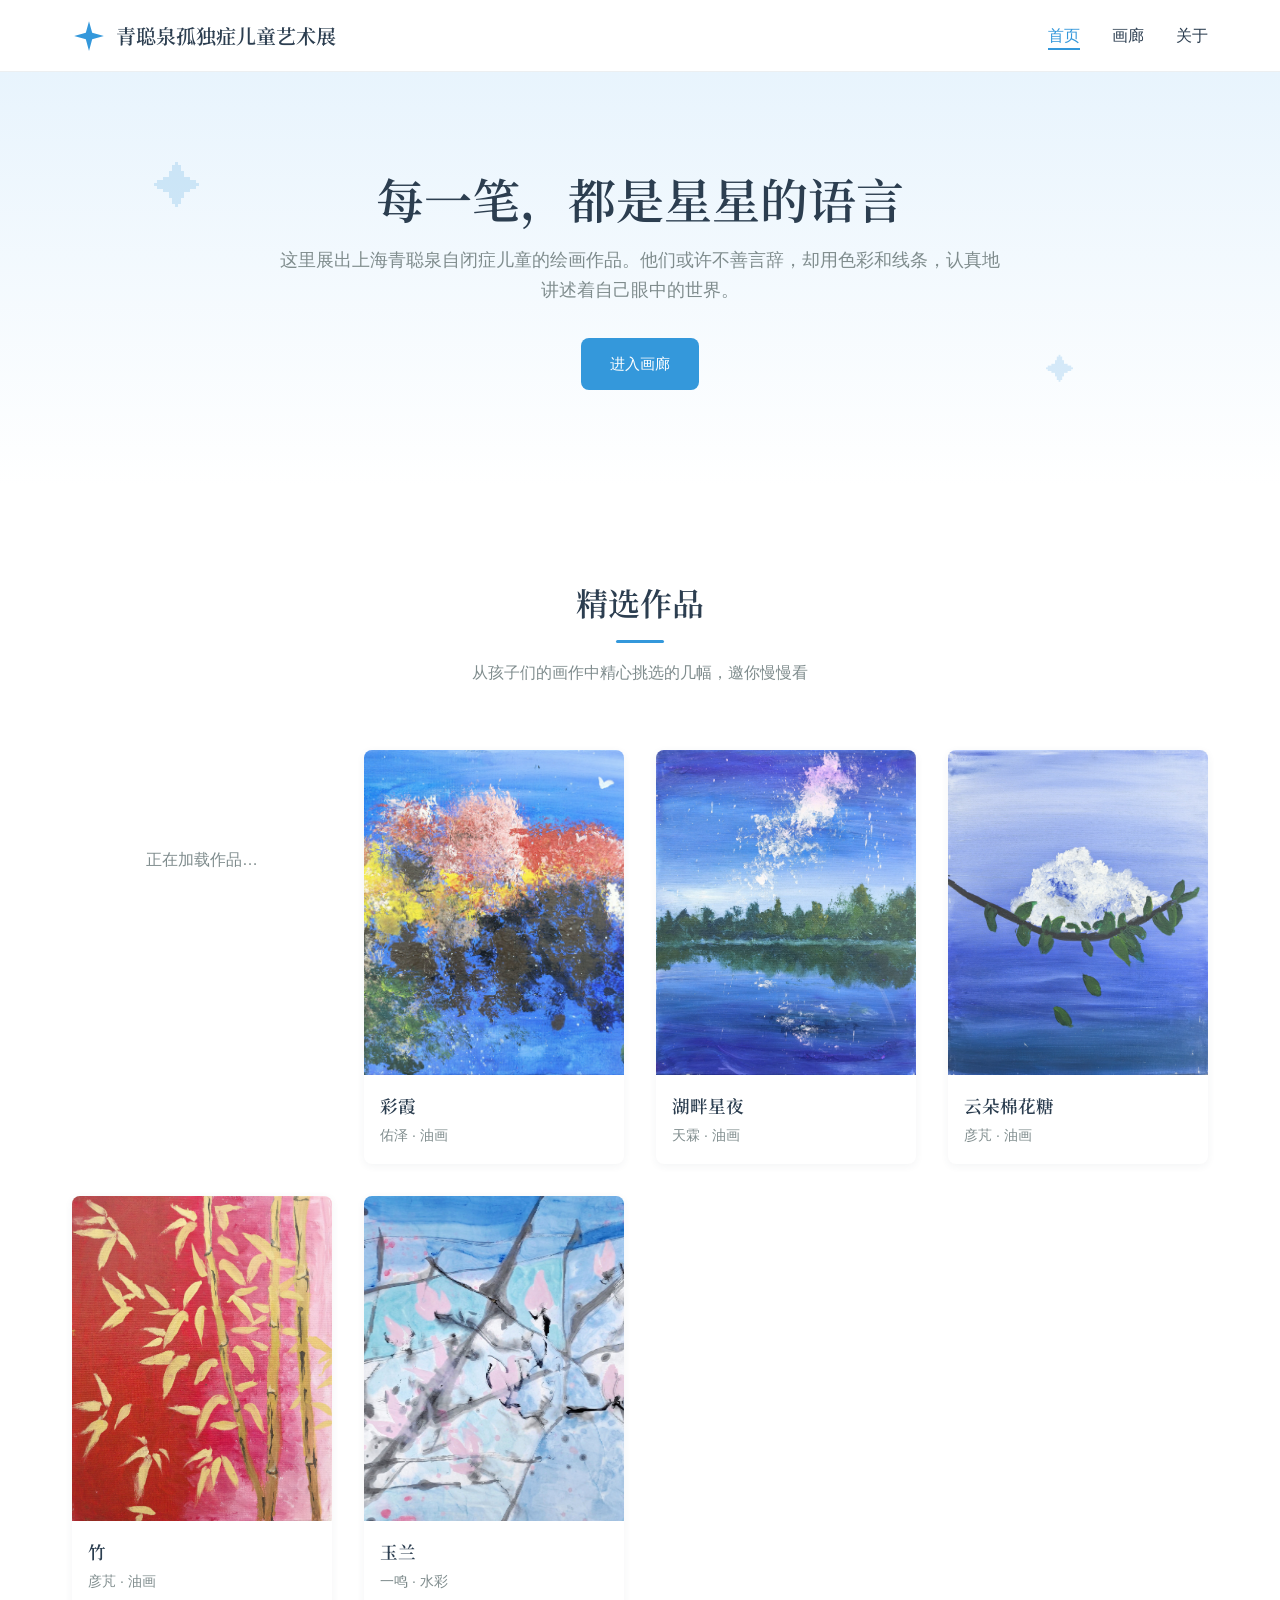
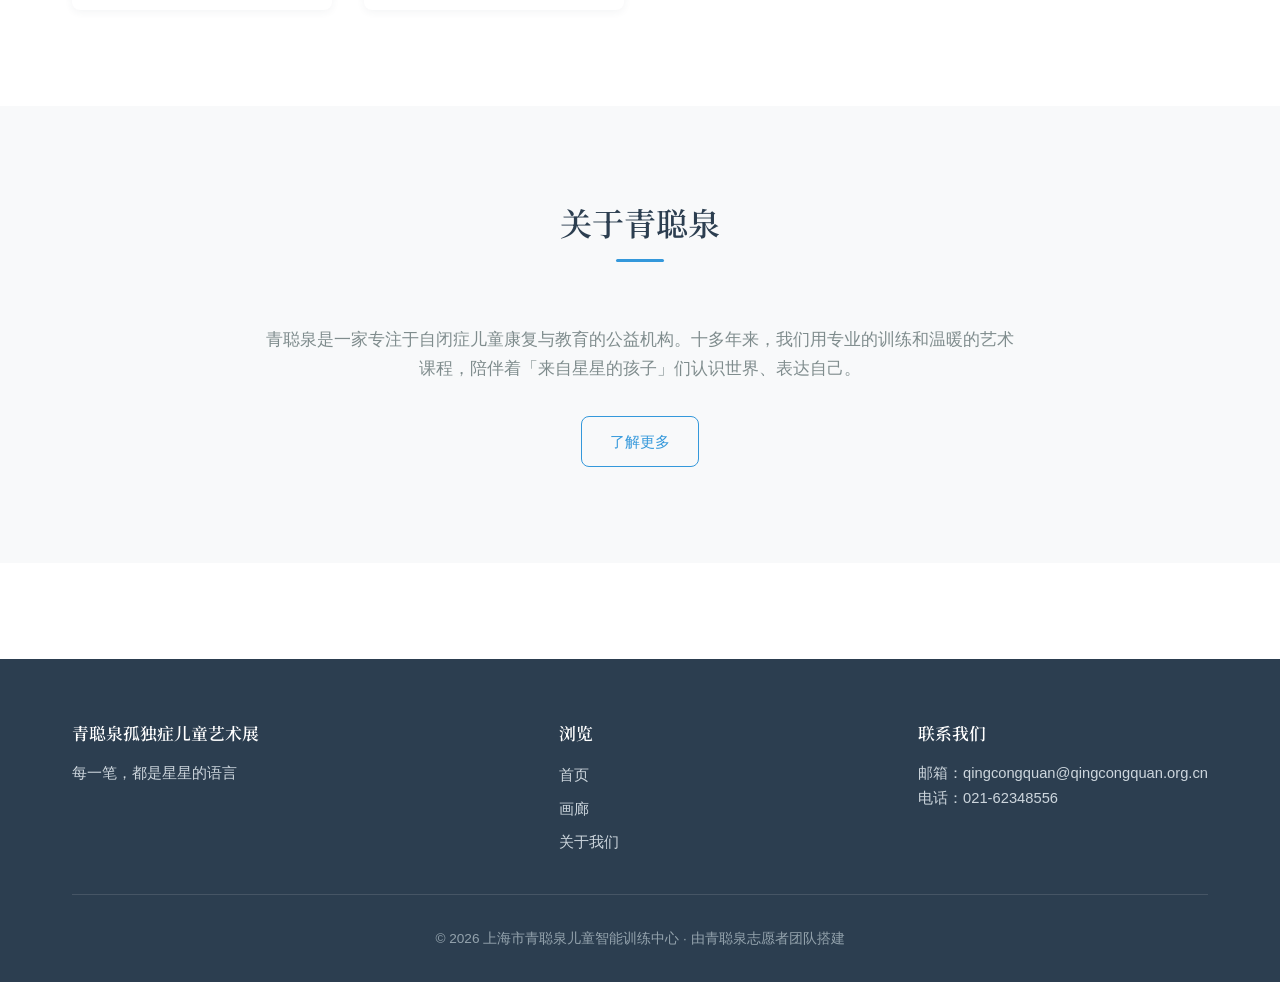
<file: index.html>
<!DOCTYPE html>
<html lang="zh-CN">
<head>
  <meta charset="UTF-8">
  <meta name="viewport" content="width=device-width, initial-scale=1.0">
  <title>青聪泉画作展 —— 每一笔，都是星星的语言</title>
  <meta name="description" content="青聪泉画作展，展示上海青聪泉自闭症儿童的绘画艺术作品。每一幅画，都是孩子们想对世界说的话。">

  <!-- 衬线标题字体 -->
  <link rel="preconnect" href="https://fonts.googleapis.com">
  <link rel="preconnect" href="https://fonts.gstatic.com" crossorigin>
  <link href="https://fonts.googleapis.com/css2?family=Noto+Serif+SC:wght@500;600;700&display=swap" rel="stylesheet">
  <link rel="stylesheet" href="css/style.css">
</head>
<body>

  <!-- ========== 导航栏 ========== -->
  <nav class="site-nav">
    <div class="container">
      <a class="nav-logo" href="index.html">
        <svg class="logo-mark" viewBox="0 0 32 32" xmlns="http://www.w3.org/2000/svg" aria-hidden="true">
          <path d="M16 2 19 13 30 16 19 19 16 30 13 19 2 16 13 13Z" fill="#3498DB"/>
        </svg>
        <span data-site-text="name">青聪泉画作展</span>
      </a>
      <button class="nav-toggle" aria-label="打开导航菜单" aria-expanded="false">
        <span></span><span></span><span></span>
      </button>
      <ul class="nav-links">
        <li><a href="index.html" class="is-active">首页</a></li>
        <li><a href="gallery.html">画廊</a></li>
        <li><a href="about.html">关于</a></li>
      </ul>
    </div>
  </nav>

  <main>
    <!-- ========== Hero 区域 ========== -->
    <header class="hero">
      <div class="hero-inner">
        <h1 class="reveal" data-site-text="slogan">每一笔，都是星星的语言</h1>
        <p class="lead reveal">这里展出上海青聪泉自闭症儿童的绘画作品。他们或许不善言辞，却用色彩和线条，认真地讲述着自己眼中的世界。</p>
        <div class="reveal">
          <a class="btn btn--primary" href="gallery.html">进入画廊</a>
        </div>
      </div>
    </header>

    <!-- ========== 精选作品 ========== -->
    <section class="section">
      <div class="container">
        <div class="section-head">
          <h2>精选作品</h2>
          <p>从孩子们的画作中精心挑选的几幅，邀你慢慢看</p>
        </div>
        <!-- 画作卡片由 main.js 动态填充 -->
        <div class="card-grid" id="featured-grid">
          <p class="state-msg">正在加载作品…</p>
        </div>
      </div>
    </section>

    <!-- ========== 机构简介 ========== -->
    <section class="section section--alt">
      <div class="container">
        <div class="intro-block">
          <div class="section-head">
            <h2>关于青聪泉</h2>
          </div>
          <p>青聪泉是一家专注于自闭症儿童康复与教育的公益机构。十多年来，我们用专业的训练和温暖的艺术课程，陪伴着「来自星星的孩子」们认识世界、表达自己。</p>
          <a class="btn btn--ghost" href="about.html">了解更多</a>
        </div>
      </div>
    </section>
  </main>

  <!-- ========== 页脚 ========== -->
  <footer class="site-footer">
    <div class="container">
      <div class="footer-grid">
        <div class="footer-col">
          <h3 data-site-text="name">青聪泉画作展</h3>
          <p data-site-text="slogan">每一笔，都是星星的语言</p>
        </div>
        <div class="footer-col">
          <h3>浏览</h3>
          <ul class="footer-links">
            <li><a href="index.html">首页</a></li>
            <li><a href="gallery.html">画廊</a></li>
            <li><a href="about.html">关于我们</a></li>
          </ul>
        </div>
        <div class="footer-col">
          <h3>联系我们</h3>
          <p>邮箱：<a href="mailto:info@qcq.org.cn" data-site-text="contact.email" data-site-mailto="contact.email">info@qcq.org.cn</a></p>
          <p>电话：<span data-site-text="contact.phone">021-5888-XXXX</span></p>
        </div>
      </div>
      <div class="footer-bottom">
        <p>© 2026 上海市青聪泉儿童智能训练中心 · 由青聪泉志愿者团队搭建</p>
      </div>
    </div>
  </footer>

  <script src="js/main.js"></script>

  <!-- Netlify Identity：让老师通过邀请邮件登录管理后台 -->
  <script src="https://identity.netlify.com/v1/netlify-identity-widget.js"></script>
  <script>
    // 老师点击邀请/找回密码邮件里的链接时，登录成功后自动跳转到后台
    if (window.netlifyIdentity) {
      window.netlifyIdentity.on('init', function (user) {
        if (!user) {
          window.netlifyIdentity.on('login', function () {
            document.location.href = '/admin/';
          });
        }
      });
    }
  </script>
</body>
</html>
</file>
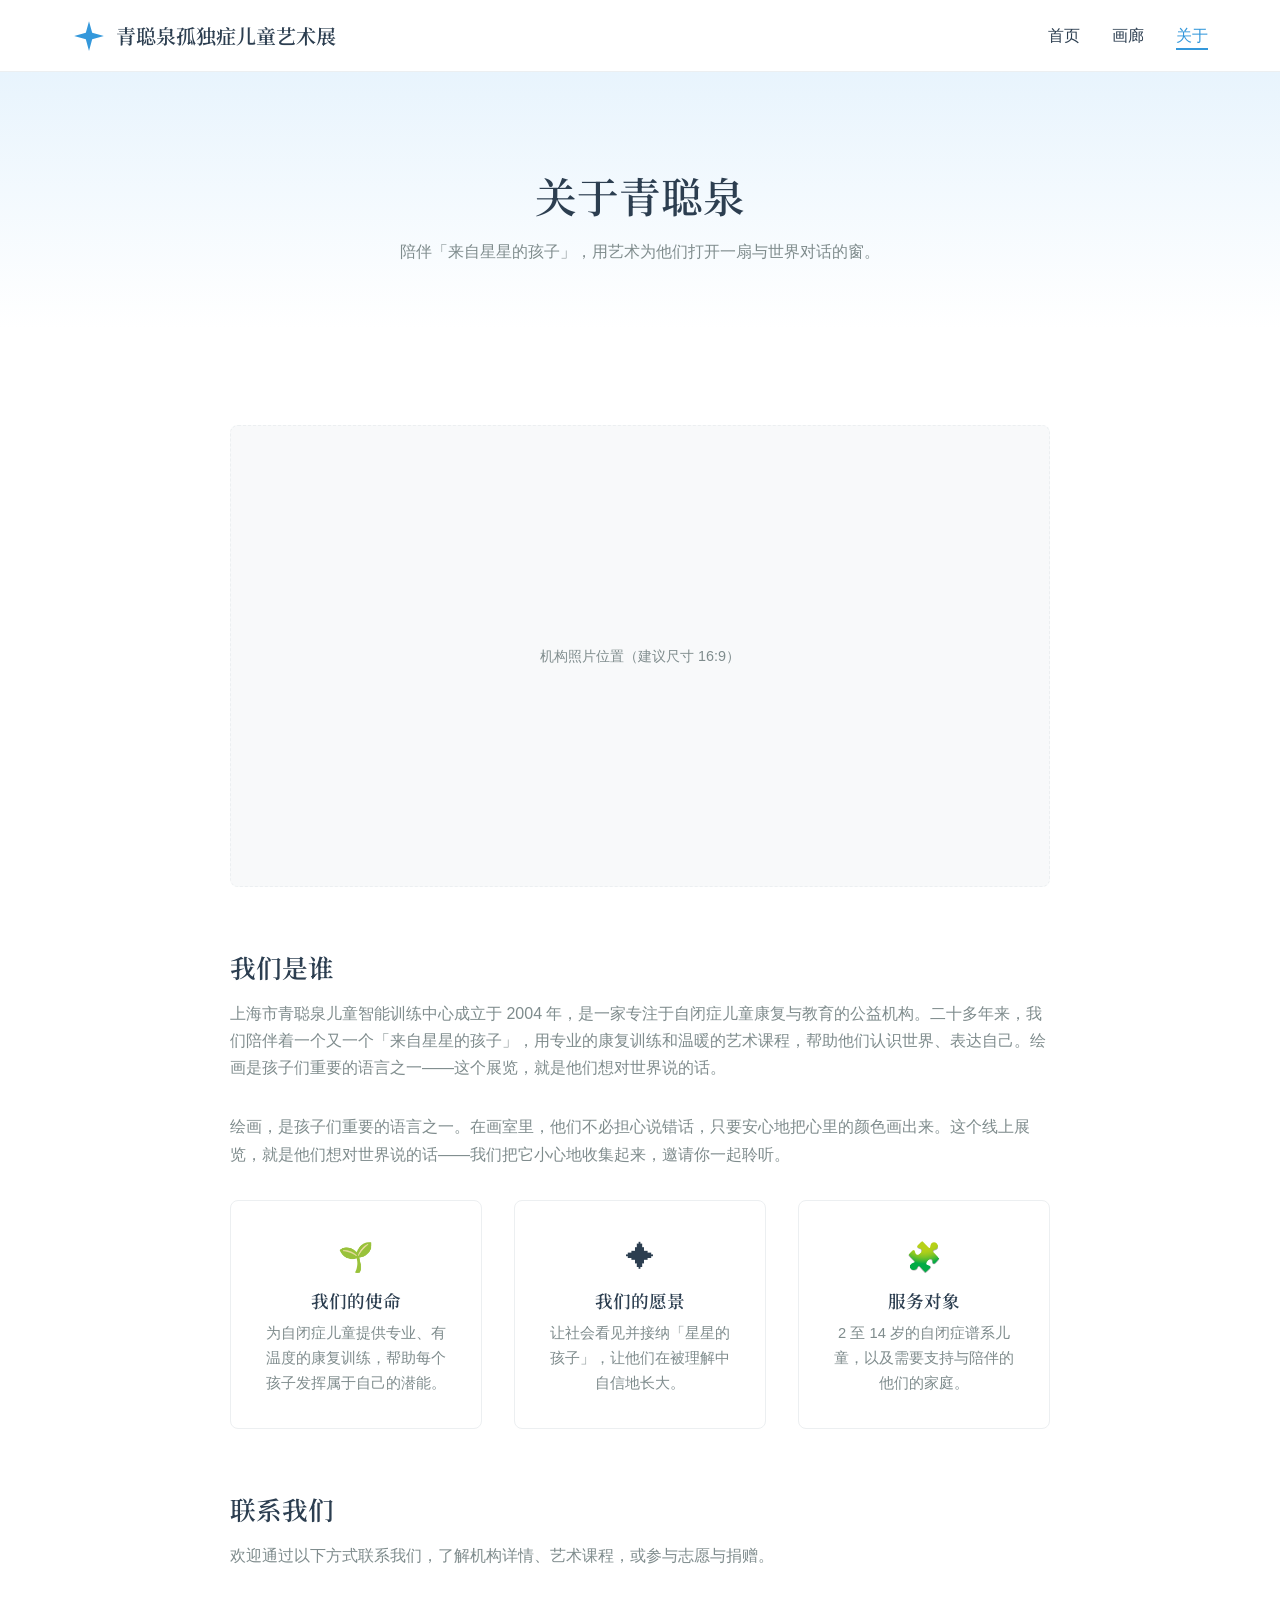
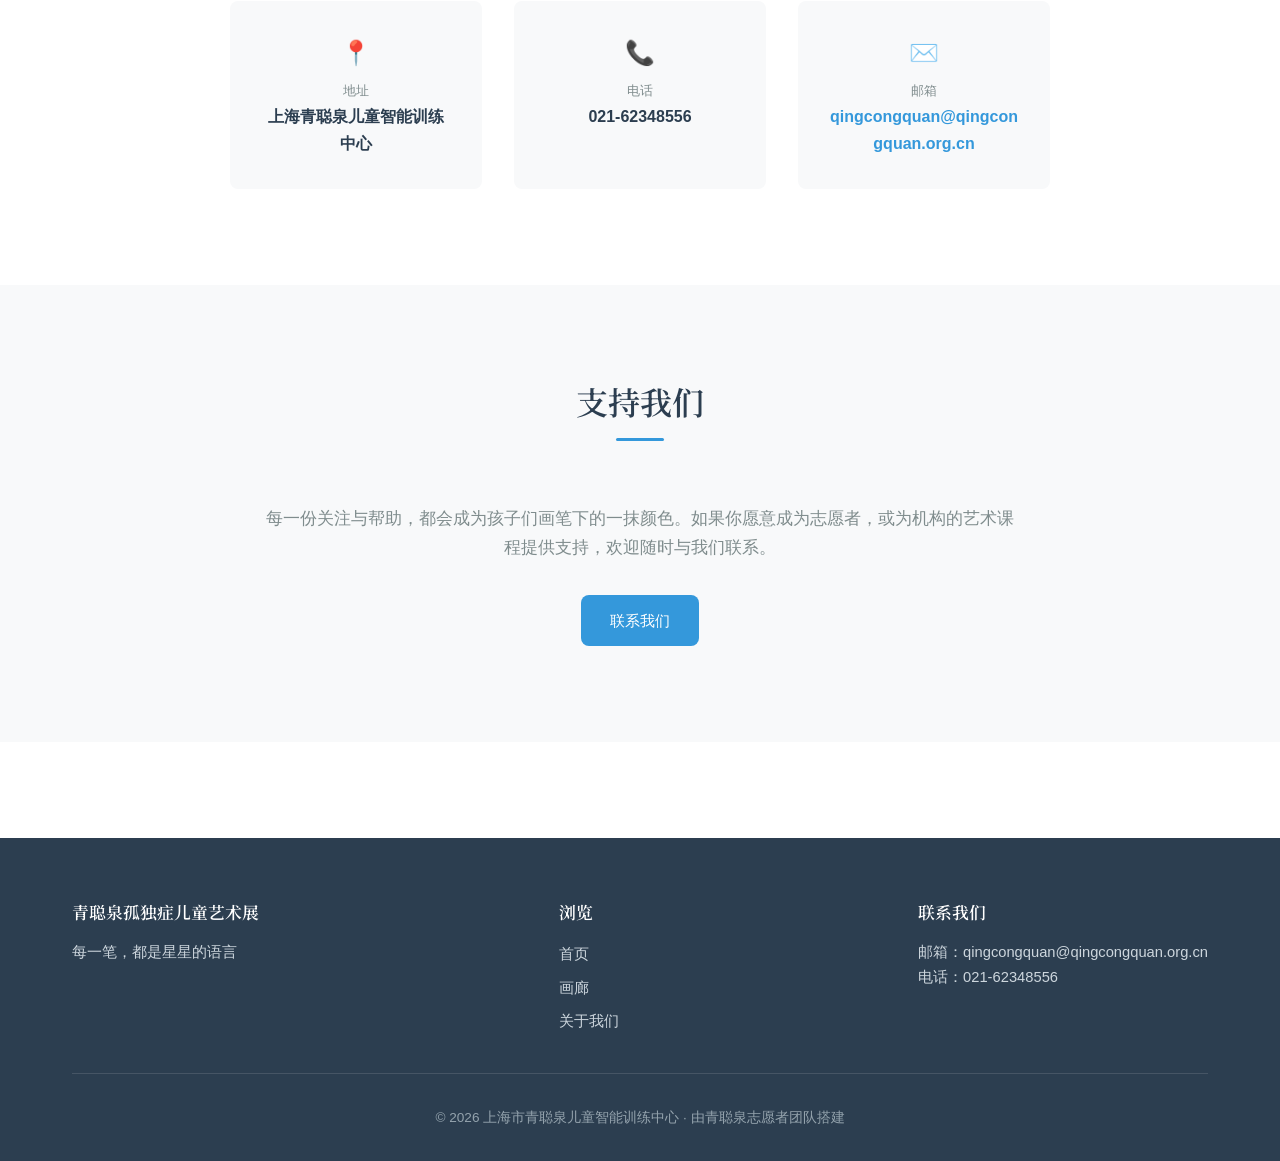
<file: about.html>
<!DOCTYPE html>
<html lang="zh-CN">
<head>
  <meta charset="UTF-8">
  <meta name="viewport" content="width=device-width, initial-scale=1.0">
  <title>关于我们 —— 青聪泉画作展</title>
  <meta name="description" content="了解上海市青聪泉儿童智能训练中心：我们的使命、愿景与服务对象，以及如何与我们取得联系。">

  <link rel="preconnect" href="https://fonts.googleapis.com">
  <link rel="preconnect" href="https://fonts.gstatic.com" crossorigin>
  <link href="https://fonts.googleapis.com/css2?family=Noto+Serif+SC:wght@500;600;700&display=swap" rel="stylesheet">
  <link rel="stylesheet" href="css/style.css">
</head>
<body>

  <!-- ========== 导航栏 ========== -->
  <nav class="site-nav">
    <div class="container">
      <a class="nav-logo" href="index.html">
        <svg class="logo-mark" viewBox="0 0 32 32" xmlns="http://www.w3.org/2000/svg" aria-hidden="true">
          <path d="M16 2 19 13 30 16 19 19 16 30 13 19 2 16 13 13Z" fill="#3498DB"/>
        </svg>
        <span data-site-text="name">青聪泉画作展</span>
      </a>
      <button class="nav-toggle" aria-label="打开导航菜单" aria-expanded="false">
        <span></span><span></span><span></span>
      </button>
      <ul class="nav-links">
        <li><a href="index.html">首页</a></li>
        <li><a href="gallery.html">画廊</a></li>
        <li><a href="about.html" class="is-active">关于</a></li>
      </ul>
    </div>
  </nav>

  <main>
    <!-- ========== 关于页头 ========== -->
    <header class="about-hero">
      <h1 class="reveal">关于青聪泉</h1>
      <p class="reveal">陪伴「来自星星的孩子」，用艺术为他们打开一扇与世界对话的窗。</p>
    </header>

    <!-- ========== 机构介绍 ========== -->
    <section class="section">
      <div class="container">
        <div class="about-block">
          <!-- 机构照片占位（后续替换真实照片） -->
          <div class="about-photo">机构照片位置（建议尺寸 16:9）</div>

          <h2>我们是谁</h2>
          <p data-site-text="description">上海市青聪泉儿童智能训练中心成立于 2008 年，是一家专注于自闭症儿童康复与教育的公益机构。十多年来，我们陪伴着一个又一个「来自星星的孩子」，用专业的康复训练和温暖的艺术课程，帮助他们认识世界、表达自己。</p>
          <p>绘画，是孩子们重要的语言之一。在画室里，他们不必担心说错话，只要安心地把心里的颜色画出来。这个线上展览，就是他们想对世界说的话——我们把它小心地收集起来，邀请你一起聆听。</p>

          <!-- 使命 / 愿景 / 服务对象 -->
          <div class="value-grid">
            <div class="value-card">
              <div class="icon">🌱</div>
              <h3>我们的使命</h3>
              <p>为自闭症儿童提供专业、有温度的康复训练，帮助每个孩子发挥属于自己的潜能。</p>
            </div>
            <div class="value-card">
              <div class="icon">✦</div>
              <h3>我们的愿景</h3>
              <p>让社会看见并接纳「星星的孩子」，让他们在被理解中自信地长大。</p>
            </div>
            <div class="value-card">
              <div class="icon">🧩</div>
              <h3>服务对象</h3>
              <p>2 至 14 岁的自闭症谱系儿童，以及需要支持与陪伴的他们的家庭。</p>
            </div>
          </div>

          <h2>联系我们</h2>
          <p>欢迎通过以下方式联系我们，了解机构详情、艺术课程，或参与志愿与捐赠。</p>
          <div class="contact-grid">
            <div class="contact-card">
              <div class="icon">📍</div>
              <div class="label">地址</div>
              <div class="value" data-site-text="contact.address">上海市浦东新区青聪泉儿童智能训练中心</div>
            </div>
            <div class="contact-card">
              <div class="icon">📞</div>
              <div class="label">电话</div>
              <div class="value" data-site-text="contact.phone">021-5888-XXXX</div>
            </div>
            <div class="contact-card">
              <div class="icon">✉️</div>
              <div class="label">邮箱</div>
              <div class="value"><a href="mailto:info@qcq.org.cn" data-site-text="contact.email" data-site-mailto="contact.email">info@qcq.org.cn</a></div>
            </div>
          </div>
        </div>
      </div>
    </section>

    <!-- ========== 志愿与捐赠 ========== -->
    <section class="section section--alt">
      <div class="container">
        <div class="intro-block">
          <div class="section-head">
            <h2>支持我们</h2>
          </div>
          <p>每一份关注与帮助，都会成为孩子们画笔下的一抹颜色。如果你愿意成为志愿者，或为机构的艺术课程提供支持，欢迎随时与我们联系。</p>
          <a class="btn btn--primary" href="mailto:info@qcq.org.cn" data-site-mailto="contact.email">联系我们</a>
        </div>
      </div>
    </section>
  </main>

  <!-- ========== 页脚 ========== -->
  <footer class="site-footer">
    <div class="container">
      <div class="footer-grid">
        <div class="footer-col">
          <h3 data-site-text="name">青聪泉画作展</h3>
          <p data-site-text="slogan">每一笔，都是星星的语言</p>
        </div>
        <div class="footer-col">
          <h3>浏览</h3>
          <ul class="footer-links">
            <li><a href="index.html">首页</a></li>
            <li><a href="gallery.html">画廊</a></li>
            <li><a href="about.html">关于我们</a></li>
          </ul>
        </div>
        <div class="footer-col">
          <h3>联系我们</h3>
          <p>邮箱：<a href="mailto:info@qcq.org.cn" data-site-text="contact.email" data-site-mailto="contact.email">info@qcq.org.cn</a></p>
          <p>电话：<span data-site-text="contact.phone">021-5888-XXXX</span></p>
        </div>
      </div>
      <div class="footer-bottom">
        <p>© 2026 上海市青聪泉儿童智能训练中心 · 由青聪泉志愿者团队搭建</p>
      </div>
    </div>
  </footer>

  <script src="js/main.js"></script>
</body>
</html>
</file>
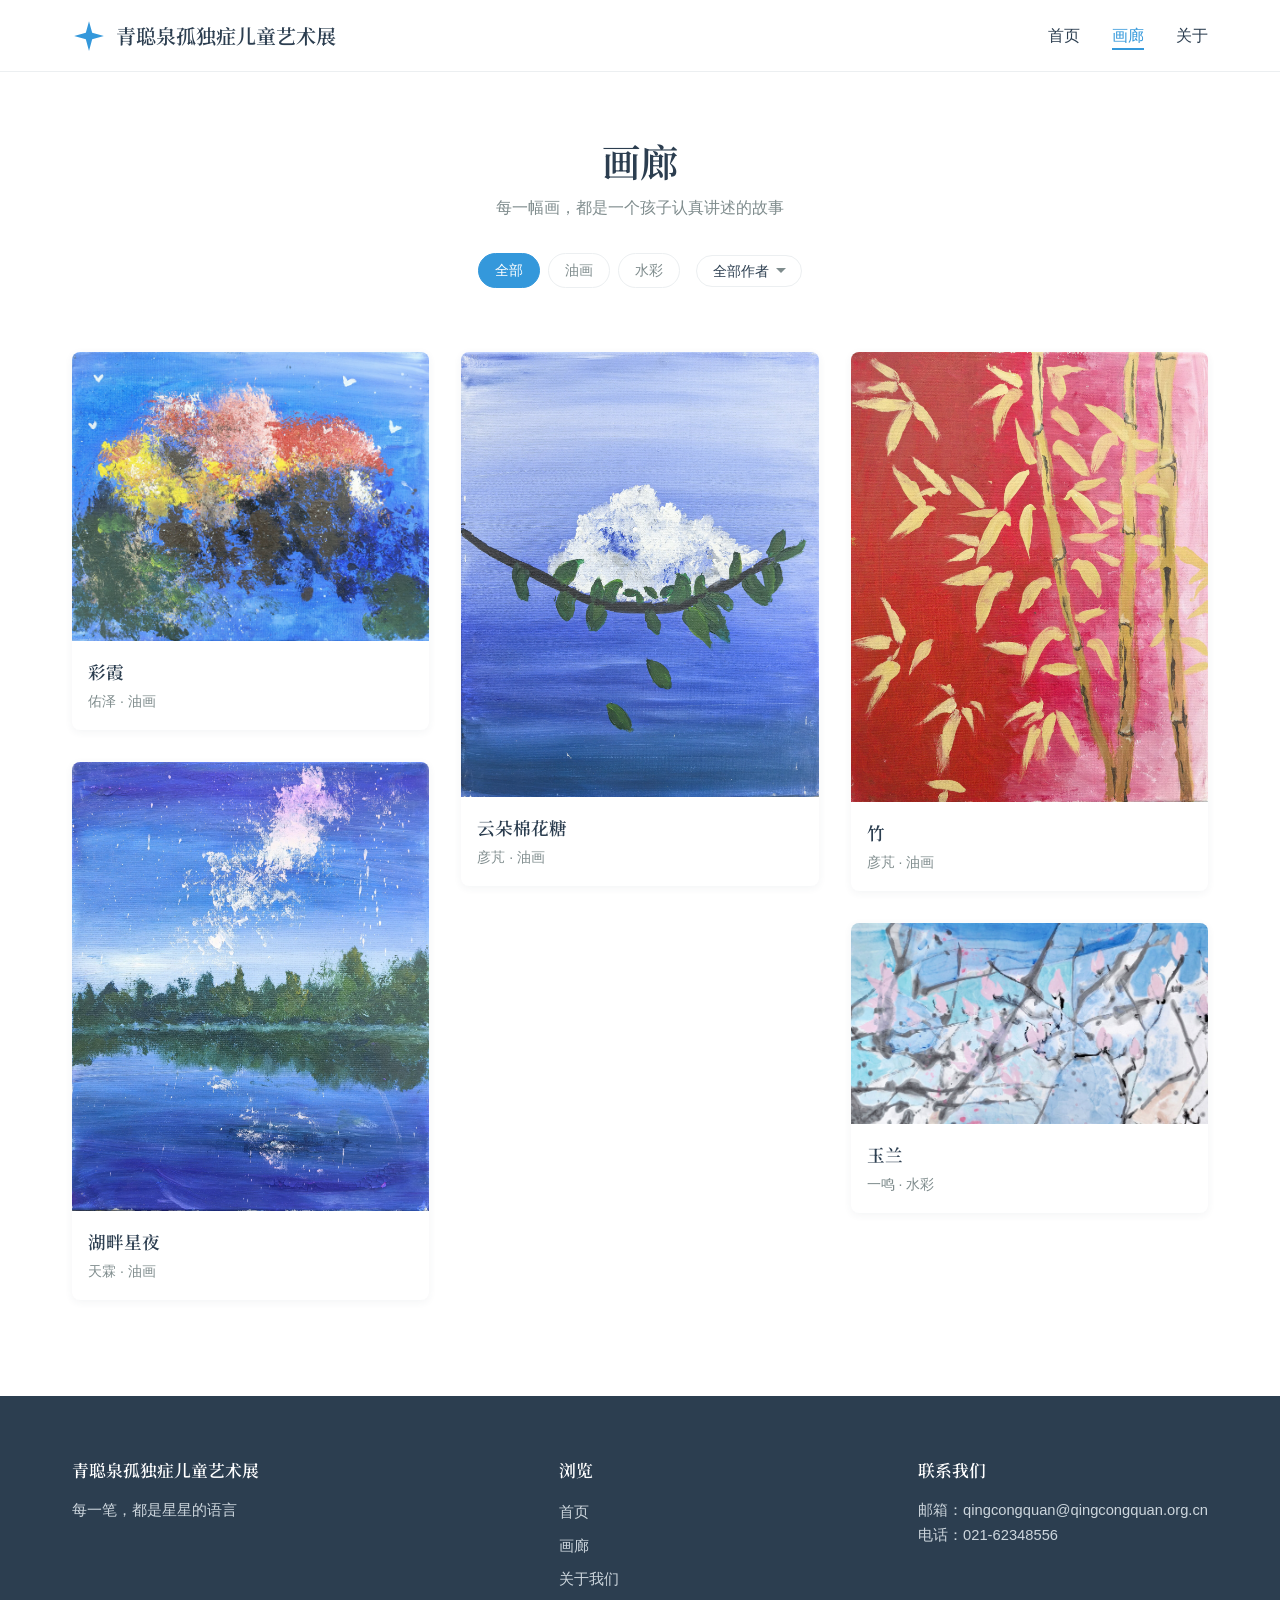
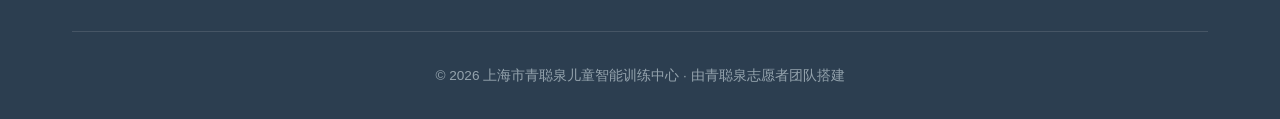
<file: gallery.html>
<!DOCTYPE html>
<html lang="zh-CN">
<head>
  <meta charset="UTF-8">
  <meta name="viewport" content="width=device-width, initial-scale=1.0">
  <title>画廊 —— 青聪泉画作展</title>
  <meta name="description" content="浏览青聪泉自闭症儿童的全部绘画作品，可按分类与作者筛选，发现属于每个孩子的色彩世界。">

  <link rel="preconnect" href="https://fonts.googleapis.com">
  <link rel="preconnect" href="https://fonts.gstatic.com" crossorigin>
  <link href="https://fonts.googleapis.com/css2?family=Noto+Serif+SC:wght@500;600;700&display=swap" rel="stylesheet">
  <link rel="stylesheet" href="css/style.css">
</head>
<body>

  <!-- ========== 导航栏 ========== -->
  <nav class="site-nav">
    <div class="container">
      <a class="nav-logo" href="index.html">
        <svg class="logo-mark" viewBox="0 0 32 32" xmlns="http://www.w3.org/2000/svg" aria-hidden="true">
          <path d="M16 2 19 13 30 16 19 19 16 30 13 19 2 16 13 13Z" fill="#3498DB"/>
        </svg>
        <span data-site-text="name">青聪泉画作展</span>
      </a>
      <button class="nav-toggle" aria-label="打开导航菜单" aria-expanded="false">
        <span></span><span></span><span></span>
      </button>
      <ul class="nav-links">
        <li><a href="index.html">首页</a></li>
        <li><a href="gallery.html" class="is-active">画廊</a></li>
        <li><a href="about.html">关于</a></li>
      </ul>
    </div>
  </nav>

  <main>
    <!-- ========== 页头 ========== -->
    <header class="page-head">
      <h1>画廊</h1>
      <p>每一幅画，都是一个孩子认真讲述的故事</p>
    </header>

    <div class="container">
      <!-- ========== 筛选栏 ========== -->
      <div class="filter-bar">
        <!-- 分类胶囊按钮，由 gallery.js 填充（含「全部」） -->
        <div class="filter-group" id="category-filter"></div>
        <!-- 作者下拉，由 gallery.js 填充选项 -->
        <select class="filter-select" id="author-filter" aria-label="按作者筛选">
          <option value="全部">全部作者</option>
        </select>
      </div>

      <!-- ========== 画作瀑布流 ========== -->
      <div class="masonry" id="gallery-grid">
        <p class="state-msg">正在加载作品…</p>
      </div>

      <!-- 空状态 -->
      <div class="empty-state" id="empty-state" hidden>
        <span class="emoji">🎨</span>
        <p>这个筛选条件下还没有作品，换一个试试看吧。</p>
      </div>
    </div>
  </main>

  <!-- ========== 页脚 ========== -->
  <footer class="site-footer">
    <div class="container">
      <div class="footer-grid">
        <div class="footer-col">
          <h3 data-site-text="name">青聪泉画作展</h3>
          <p data-site-text="slogan">每一笔，都是星星的语言</p>
        </div>
        <div class="footer-col">
          <h3>浏览</h3>
          <ul class="footer-links">
            <li><a href="index.html">首页</a></li>
            <li><a href="gallery.html">画廊</a></li>
            <li><a href="about.html">关于我们</a></li>
          </ul>
        </div>
        <div class="footer-col">
          <h3>联系我们</h3>
          <p>邮箱：<a href="mailto:info@qcq.org.cn" data-site-text="contact.email" data-site-mailto="contact.email">info@qcq.org.cn</a></p>
          <p>电话：<span data-site-text="contact.phone">021-5888-XXXX</span></p>
        </div>
      </div>
      <div class="footer-bottom">
        <p>© 2026 上海市青聪泉儿童智能训练中心 · 由青聪泉志愿者团队搭建</p>
      </div>
    </div>
  </footer>

  <script src="js/main.js"></script>
  <script src="js/gallery.js"></script>
</body>
</html>
</file>
<file: css/style.css>
/* ============================================================
   青聪泉画作展 —— 全局样式
   设计方向：干净、克制的线上美术馆。大量留白，柔和蓝色点缀，
   标题使用衬线字体营造展览的温度感。
   ============================================================ */

/* ---------- CSS 变量：颜色与间距集中管理 ---------- */
:root {
  /* 颜色 */
  --bg:            #FFFFFF;   /* 主背景 */
  --bg-alt:        #F8F9FA;   /* 次背景，用于交替区域 */
  --text:          #2C3E50;   /* 主文字 */
  --text-muted:    #7F8C8D;   /* 次文字 */
  --accent:        #3498DB;   /* 强调色 */
  --accent-dark:   #2c80b8;   /* 强调色按下/悬停 */
  --accent-soft:   #E8F4FD;   /* 极浅蓝，标签背景 */
  --border:        #ECEFF1;   /* 分隔线 */

  /* 间距尺度 */
  --space-xs:  0.5rem;
  --space-sm:  1rem;
  --space-md:  2rem;
  --space-lg:  4rem;
  --space-xl:  6rem;

  /* 其它 */
  --radius:    8px;
  --shadow:    0 2px 8px rgba(44, 62, 80, 0.06);
  --shadow-lg: 0 12px 32px rgba(44, 62, 80, 0.12);
  --transition: 0.3s ease;
  --maxw:      1200px;

  /* 字体 */
  --font-sans: -apple-system, BlinkMacSystemFont, "PingFang SC",
               "Hiragino Sans GB", "Microsoft YaHei", sans-serif;
  --font-serif: "Noto Serif SC", Georgia, "Songti SC", serif;
}

/* ---------- 基础重置 ---------- */
*,
*::before,
*::after { box-sizing: border-box; margin: 0; padding: 0; }

html { scroll-behavior: smooth; }

body {
  font-family: var(--font-sans);
  color: var(--text);
  background: var(--bg);
  line-height: 1.7;
  -webkit-font-smoothing: antialiased;
}

img { display: block; max-width: 100%; }

a { color: var(--accent); text-decoration: none; }

h1, h2, h3 { font-family: var(--font-serif); font-weight: 600; line-height: 1.3; }

/* 通用内容容器 */
.container {
  max-width: var(--maxw);
  margin: 0 auto;
  padding: 0 var(--space-md);
}

/* 主体区域：为固定导航栏留出空间 */
main { padding-top: 72px; }

/* 区域间距 */
.section { padding: var(--space-xl) 0; }
.section--alt { background: var(--bg-alt); }

/* ---------- 区域标题 ---------- */
.section-head {
  text-align: center;
  margin-bottom: var(--space-lg);
}
.section-head h2 {
  font-size: 2rem;
  position: relative;
  display: inline-block;
}
/* 标题下方的小蓝线装饰 */
.section-head h2::after {
  content: "";
  display: block;
  width: 48px;
  height: 3px;
  background: var(--accent);
  border-radius: 2px;
  margin: var(--space-sm) auto 0;
}
.section-head p {
  color: var(--text-muted);
  margin-top: var(--space-sm);
}

/* ---------- 按钮 ---------- */
.btn {
  display: inline-block;
  padding: 0.75rem 1.75rem;
  border-radius: var(--radius);
  font-size: 0.95rem;
  font-family: var(--font-sans);
  cursor: pointer;
  border: 1.5px solid transparent;
  transition: background var(--transition), color var(--transition),
              transform var(--transition), box-shadow var(--transition);
}
.btn--primary {
  background: var(--accent);
  color: #fff;
}
.btn--primary:hover {
  background: var(--accent-dark);
  transform: translateY(-2px);
  box-shadow: var(--shadow-lg);
}
.btn--ghost {
  background: transparent;
  color: var(--accent);
  border-color: var(--accent);
}
.btn--ghost:hover {
  background: var(--accent-soft);
  transform: translateY(-2px);
}

/* ============================================================
   导航栏
   ============================================================ */
.site-nav {
  position: fixed;
  top: 0; left: 0; right: 0;
  height: 72px;
  background: rgba(255, 255, 255, 0.92);
  backdrop-filter: blur(8px);
  border-bottom: 1px solid var(--border);
  z-index: 100;
}
.site-nav .container {
  height: 100%;
  display: flex;
  align-items: center;
  justify-content: space-between;
}
/* Logo */
.nav-logo {
  display: flex;
  align-items: center;
  gap: 0.6rem;
  color: var(--text);
  font-family: var(--font-serif);
  font-size: 1.25rem;
  font-weight: 600;
}
.nav-logo .logo-mark {
  width: 34px; height: 34px;
  flex: none;
}
/* 导航链接 */
.nav-links {
  display: flex;
  align-items: center;
  gap: var(--space-md);
  list-style: none;
}
.nav-links a {
  color: var(--text);
  font-size: 0.98rem;
  padding: 0.25rem 0;
  position: relative;
}
.nav-links a::after {
  content: "";
  position: absolute;
  left: 0; bottom: -2px;
  width: 0; height: 2px;
  background: var(--accent);
  transition: width var(--transition);
}
.nav-links a:hover::after,
.nav-links a.is-active::after { width: 100%; }
.nav-links a.is-active { color: var(--accent); }

/* 汉堡菜单按钮（移动端显示） */
.nav-toggle {
  display: none;
  flex-direction: column;
  gap: 5px;
  background: none;
  border: none;
  cursor: pointer;
  padding: 6px;
}
.nav-toggle span {
  width: 24px; height: 2px;
  background: var(--text);
  border-radius: 2px;
  transition: transform var(--transition), opacity var(--transition);
}

/* ============================================================
   页脚
   ============================================================ */
.site-footer {
  background: var(--text);
  color: #cdd6dd;
  padding: var(--space-lg) 0 var(--space-md);
  margin-top: var(--space-xl);
}
.footer-grid {
  display: flex;
  flex-wrap: wrap;
  gap: var(--space-lg);
  justify-content: space-between;
}
.footer-col h3 {
  color: #fff;
  font-size: 1.05rem;
  margin-bottom: var(--space-sm);
}
.footer-col p,
.footer-col a { color: #cdd6dd; font-size: 0.92rem; }
.footer-col a:hover { color: #fff; }
.footer-links { list-style: none; }
.footer-links li { margin-bottom: 0.4rem; }
.footer-bottom {
  border-top: 1px solid rgba(255, 255, 255, 0.12);
  margin-top: var(--space-md);
  padding-top: var(--space-md);
  text-align: center;
  font-size: 0.85rem;
  color: #94a3ad;
}

/* ============================================================
   首页 —— Hero 区域
   ============================================================ */
.hero {
  position: relative;
  text-align: center;
  padding: var(--space-xl) var(--space-md);
  background: linear-gradient(180deg, var(--accent-soft) 0%, var(--bg) 100%);
  overflow: hidden;
}
/* 背景里淡淡的星点装饰 */
.hero::before,
.hero::after {
  content: "✦";
  position: absolute;
  color: var(--accent);
  opacity: 0.18;
}
.hero::before { font-size: 3rem; top: 18%; left: 12%; }
.hero::after  { font-size: 1.8rem; bottom: 22%; right: 16%; }
.hero-inner { position: relative; max-width: 720px; margin: 0 auto; }
.hero h1 {
  font-size: 3rem;
  margin-bottom: var(--space-sm);
}
.hero .lead {
  color: var(--text-muted);
  font-size: 1.1rem;
  margin-bottom: var(--space-md);
}

/* ---------- 画作卡片网格（首页精选） ---------- */
.card-grid {
  display: grid;
  grid-template-columns: repeat(4, 1fr);
  gap: var(--space-md);
}

/* ---------- 画作卡片 ---------- */
.art-card {
  display: block;
  background: var(--bg);
  border-radius: var(--radius);
  overflow: hidden;
  box-shadow: var(--shadow);
  transition: transform var(--transition), box-shadow var(--transition);
}
.art-card:hover {
  transform: translateY(-6px);
  box-shadow: var(--shadow-lg);
}
/* 图片外框：作为浅灰占位背景 */
.art-card .img-wrap {
  position: relative;
  background: var(--bg-alt);
  overflow: hidden;
}
/* 首页精选用固定比例裁切，保持等高网格 */
.card-grid .img-wrap { aspect-ratio: 4 / 5; }
.art-card .img-wrap img {
  width: 100%; height: 100%;
  object-fit: cover;
  transition: transform 0.4s ease, opacity var(--transition);
}
.art-card:hover .img-wrap img { transform: scale(1.05); }
/* 悬停遮罩 */
.art-card .overlay {
  position: absolute;
  inset: 0;
  display: flex;
  align-items: center;
  justify-content: center;
  background: rgba(44, 62, 80, 0.45);
  color: #fff;
  font-size: 0.95rem;
  letter-spacing: 0.05em;
  opacity: 0;
  transition: opacity var(--transition);
}
.art-card:hover .overlay { opacity: 1; }
.art-card .overlay span {
  border: 1.5px solid #fff;
  padding: 0.5rem 1.1rem;
  border-radius: var(--radius);
}
/* 卡片文字 */
.art-card .card-body { padding: var(--space-sm); }
.art-card .card-title {
  font-family: var(--font-serif);
  font-size: 1.1rem;
  font-weight: 600;
  color: var(--text);
}
.art-card .card-meta {
  color: var(--text-muted);
  font-size: 0.88rem;
  margin-top: 0.2rem;
}

/* ---------- 首页机构简介 ---------- */
.intro-block {
  max-width: 760px;
  margin: 0 auto;
  text-align: center;
}
.intro-block p {
  color: var(--text-muted);
  font-size: 1.05rem;
  margin-bottom: var(--space-md);
}

/* ============================================================
   画廊页
   ============================================================ */
.page-head {
  text-align: center;
  padding: var(--space-lg) var(--space-md) var(--space-md);
}
.page-head h1 { font-size: 2.4rem; }
.page-head p { color: var(--text-muted); margin-top: var(--space-xs); }

/* ---------- 筛选栏 ---------- */
.filter-bar {
  display: flex;
  flex-wrap: wrap;
  align-items: center;
  justify-content: center;
  gap: var(--space-sm);
  padding-bottom: var(--space-lg);
}
.filter-group {
  display: flex;
  flex-wrap: wrap;
  gap: 0.5rem;
}
/* 分类筛选按钮（胶囊） */
.chip {
  padding: 0.45rem 1rem;
  border-radius: 999px;
  border: 1.5px solid var(--border);
  background: var(--bg);
  color: var(--text-muted);
  font-size: 0.9rem;
  font-family: var(--font-sans);
  cursor: pointer;
  transition: all var(--transition);
}
.chip:hover { border-color: var(--accent); color: var(--accent); }
.chip.is-active {
  background: var(--accent);
  border-color: var(--accent);
  color: #fff;
}
/* 作者下拉 */
.filter-select {
  padding: 0.45rem 2rem 0.45rem 1rem;
  border-radius: 999px;
  border: 1.5px solid var(--border);
  background: var(--bg);
  color: var(--text);
  font-size: 0.9rem;
  font-family: var(--font-sans);
  cursor: pointer;
  appearance: none;
  background-image: url("data:image/svg+xml,%3Csvg xmlns='http://www.w3.org/2000/svg' width='12' height='8' viewBox='0 0 12 8'%3E%3Cpath fill='%237F8C8D' d='M1 1l5 5 5-5'/%3E%3C/svg%3E");
  background-repeat: no-repeat;
  background-position: right 0.9rem center;
}

/* ---------- 画廊瀑布流 ---------- */
.masonry {
  column-count: 3;
  column-gap: var(--space-md);
}
.masonry .art-card {
  margin-bottom: var(--space-md);
  break-inside: avoid;
}
/* 瀑布流里图片按原始比例展示，不裁切 */
.masonry .img-wrap img { width: 100%; height: auto; }

/* 筛选时的淡入动画 */
.art-card.fade-in { animation: cardIn 0.4s ease both; }
@keyframes cardIn {
  from { opacity: 0; transform: translateY(12px); }
  to   { opacity: 1; transform: translateY(0); }
}

/* ---------- 空状态 ---------- */
.empty-state {
  text-align: center;
  padding: var(--space-xl) var(--space-md);
  color: var(--text-muted);
}
.empty-state .emoji { font-size: 3rem; display: block; margin-bottom: var(--space-sm); }

/* ============================================================
   画作详情页
   ============================================================ */
.artwork-detail {
  display: grid;
  grid-template-columns: 1.2fr 1fr;
  gap: var(--space-lg);
  padding: var(--space-lg) 0;
}
/* 画作大图 */
.detail-image {
  background: var(--bg-alt);
  border-radius: var(--radius);
  overflow: hidden;
  box-shadow: var(--shadow);
  cursor: zoom-in;
  align-self: start;
}
.detail-image img { width: 100%; height: auto; }

/* 详情信息 */
.detail-info h1 {
  font-size: 2.2rem;
  margin-bottom: var(--space-sm);
}
.detail-artist {
  display: flex;
  align-items: center;
  gap: 0.75rem;
  margin-bottom: var(--space-md);
}
/* 作者头像 / 首字母圆形 */
.avatar {
  width: 48px; height: 48px;
  border-radius: 50%;
  flex: none;
  object-fit: cover;
  display: flex;
  align-items: center;
  justify-content: center;
  background: var(--accent-soft);
  color: var(--accent);
  font-family: var(--font-serif);
  font-size: 1.1rem;
}
.detail-artist .name { font-weight: 600; }
.detail-artist .sub { color: var(--text-muted); font-size: 0.88rem; }

/* 信息行 */
.detail-meta {
  display: flex;
  flex-wrap: wrap;
  gap: var(--space-sm) var(--space-md);
  padding: var(--space-sm) 0;
  border-top: 1px solid var(--border);
  border-bottom: 1px solid var(--border);
  margin-bottom: var(--space-md);
}
.detail-meta .meta-item .label {
  color: var(--text-muted);
  font-size: 0.8rem;
  display: block;
}
.detail-meta .meta-item .value { font-weight: 600; }

/* 分类标签 */
.tag {
  display: inline-block;
  background: var(--accent-soft);
  color: var(--accent);
  font-size: 0.82rem;
  padding: 0.25rem 0.8rem;
  border-radius: 999px;
}

/* 创作故事 */
.detail-story h3 {
  font-size: 1.15rem;
  margin-bottom: var(--space-xs);
}
.detail-story p { color: var(--text-muted); white-space: pre-line; }
.detail-story .bio {
  margin-top: var(--space-md);
  padding: var(--space-sm) var(--space-md);
  background: var(--bg-alt);
  border-left: 3px solid var(--accent);
  border-radius: 0 var(--radius) var(--radius) 0;
  font-size: 0.95rem;
}

/* 详情页导航 */
.detail-nav {
  display: flex;
  justify-content: space-between;
  align-items: center;
  gap: var(--space-sm);
  padding: var(--space-md) 0 var(--space-xl);
  border-top: 1px solid var(--border);
  flex-wrap: wrap;
}
.detail-nav .nav-side { flex: 1; min-width: 140px; }
.detail-nav .nav-side--next { text-align: right; }
.detail-nav a.disabled {
  opacity: 0.35;
  pointer-events: none;
}
.detail-nav .nav-arrow {
  display: block;
  color: var(--text-muted);
  font-size: 0.8rem;
}
.detail-nav .nav-name {
  font-family: var(--font-serif);
  font-weight: 600;
  color: var(--text);
}

/* ---------- 灯箱 ---------- */
.lightbox {
  position: fixed;
  inset: 0;
  background: rgba(20, 28, 36, 0.94);
  display: flex;
  align-items: center;
  justify-content: center;
  padding: var(--space-md);
  z-index: 200;
  opacity: 0;
  visibility: hidden;
  transition: opacity var(--transition), visibility var(--transition);
}
.lightbox.is-open { opacity: 1; visibility: visible; }
.lightbox img {
  max-width: 92vw;
  max-height: 88vh;
  border-radius: var(--radius);
  box-shadow: var(--shadow-lg);
}
.lightbox-close {
  position: absolute;
  top: 1.5rem; right: 1.5rem;
  width: 44px; height: 44px;
  border-radius: 50%;
  border: none;
  background: rgba(255, 255, 255, 0.15);
  color: #fff;
  font-size: 1.5rem;
  cursor: pointer;
  transition: background var(--transition);
}
.lightbox-close:hover { background: rgba(255, 255, 255, 0.3); }

/* ============================================================
   关于页
   ============================================================ */
.about-hero {
  text-align: center;
  padding: var(--space-xl) var(--space-md) var(--space-lg);
  background: linear-gradient(180deg, var(--accent-soft) 0%, var(--bg) 100%);
}
.about-hero h1 { font-size: 2.6rem; }
.about-hero p { color: var(--text-muted); max-width: 600px; margin: var(--space-sm) auto 0; }

.about-block {
  max-width: 820px;
  margin: 0 auto;
}
.about-block h2 {
  font-size: 1.6rem;
  margin-bottom: var(--space-sm);
}
.about-block p {
  color: var(--text-muted);
  margin-bottom: var(--space-md);
}
/* 机构照片占位 */
.about-photo {
  background: var(--bg-alt);
  border-radius: var(--radius);
  aspect-ratio: 16 / 9;
  display: flex;
  align-items: center;
  justify-content: center;
  color: var(--text-muted);
  font-size: 0.9rem;
  margin-bottom: var(--space-lg);
  border: 1px dashed var(--border);
}

/* 使命 / 愿景 / 服务对象 三栏 */
.value-grid {
  display: grid;
  grid-template-columns: repeat(3, 1fr);
  gap: var(--space-md);
  margin-bottom: var(--space-lg);
}
.value-card {
  background: var(--bg);
  border: 1px solid var(--border);
  border-radius: var(--radius);
  padding: var(--space-md);
  text-align: center;
}
.value-card .icon { font-size: 1.8rem; }
.value-card h3 { font-size: 1.1rem; margin: var(--space-xs) 0; }
.value-card p { color: var(--text-muted); font-size: 0.92rem; margin: 0; }

/* 联系方式 */
.contact-grid {
  display: grid;
  grid-template-columns: repeat(3, 1fr);
  gap: var(--space-md);
}
.contact-card {
  background: var(--bg-alt);
  border-radius: var(--radius);
  padding: var(--space-md);
  text-align: center;
}
.contact-card .icon { font-size: 1.5rem; }
.contact-card .label { color: var(--text-muted); font-size: 0.82rem; margin-top: 0.4rem; }
.contact-card .value { font-weight: 600; word-break: break-all; }

/* ---------- 加载 / 错误提示 ---------- */
.state-msg {
  text-align: center;
  padding: var(--space-xl) var(--space-md);
  color: var(--text-muted);
}

/* 入场淡入（首屏元素） */
.reveal {
  opacity: 0;
  transform: translateY(16px);
  animation: revealUp 0.7s ease forwards;
}
@keyframes revealUp {
  to { opacity: 1; transform: translateY(0); }
}
.reveal:nth-child(2) { animation-delay: 0.1s; }
.reveal:nth-child(3) { animation-delay: 0.2s; }

/* ============================================================
   响应式
   ============================================================ */
/* 平板：<= 1024px */
@media (max-width: 1024px) {
  .card-grid { grid-template-columns: repeat(3, 1fr); }
  .masonry { column-count: 2; }
  .artwork-detail { grid-template-columns: 1fr; gap: var(--space-md); }
  .hero h1 { font-size: 2.4rem; }
}

/* 手机：<= 768px */
@media (max-width: 768px) {
  :root { --space-xl: 4rem; --space-lg: 2.5rem; }
  .container { padding: 0 var(--space-sm); }

  /* 导航：折叠为汉堡菜单 */
  .nav-toggle { display: flex; }
  .nav-links {
    position: fixed;
    top: 72px; left: 0; right: 0;
    flex-direction: column;
    align-items: flex-start;
    gap: 0;
    background: var(--bg);
    border-bottom: 1px solid var(--border);
    padding: var(--space-sm) var(--space-md);
    transform: translateY(-130%);
    transition: transform var(--transition);
  }
  .nav-links.is-open { transform: translateY(0); }
  .nav-links li { width: 100%; }
  .nav-links a { display: block; padding: 0.75rem 0; width: 100%; }
  /* 汉堡变叉号 */
  .nav-toggle.is-open span:nth-child(1) { transform: translateY(7px) rotate(45deg); }
  .nav-toggle.is-open span:nth-child(2) { opacity: 0; }
  .nav-toggle.is-open span:nth-child(3) { transform: translateY(-7px) rotate(-45deg); }

  .card-grid { grid-template-columns: repeat(2, 1fr); }
  .masonry { column-count: 1; }
  .hero h1 { font-size: 2rem; }
  .value-grid,
  .contact-grid { grid-template-columns: 1fr; }
  .section-head h2 { font-size: 1.6rem; }
}

/* 尊重用户的减少动画偏好 */
@media (prefers-reduced-motion: reduce) {
  *, *::before, *::after {
    animation-duration: 0.01ms !important;
    transition-duration: 0.01ms !important;
    scroll-behavior: auto !important;
  }
}
</file>
